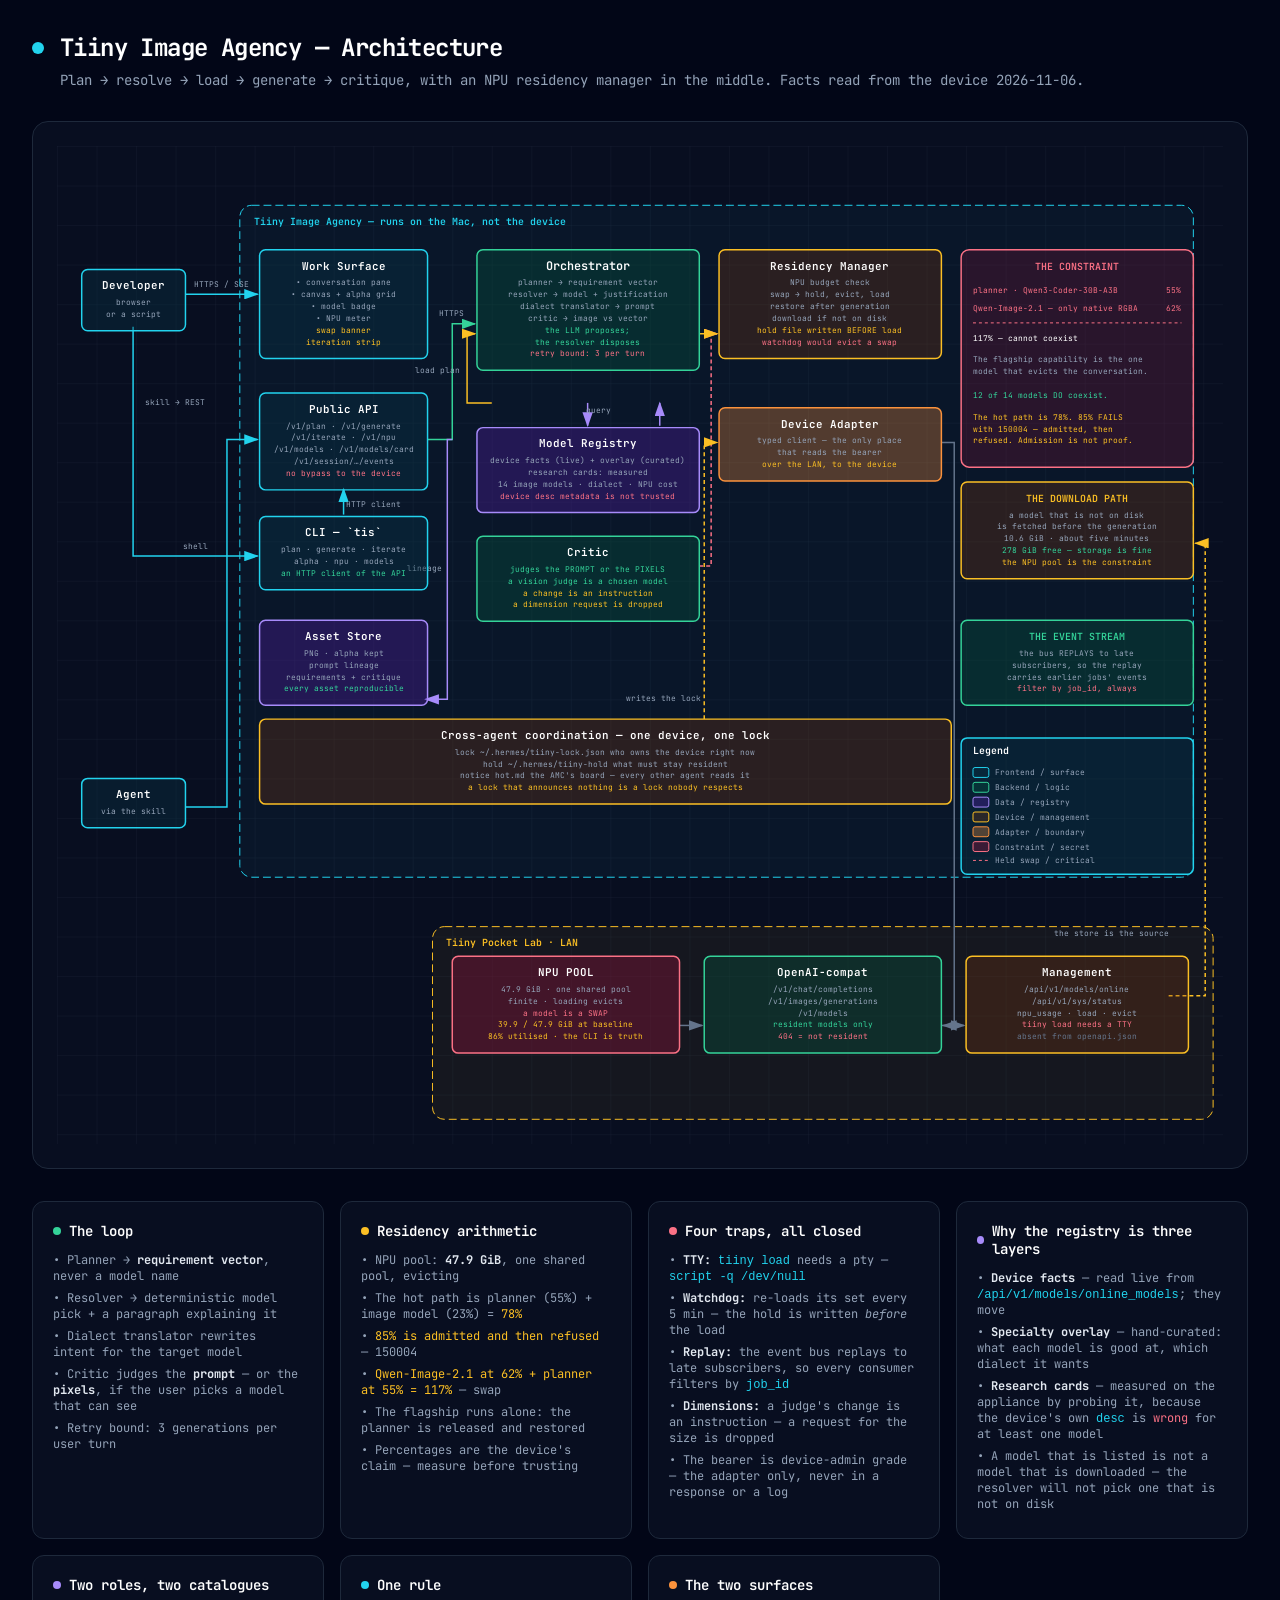
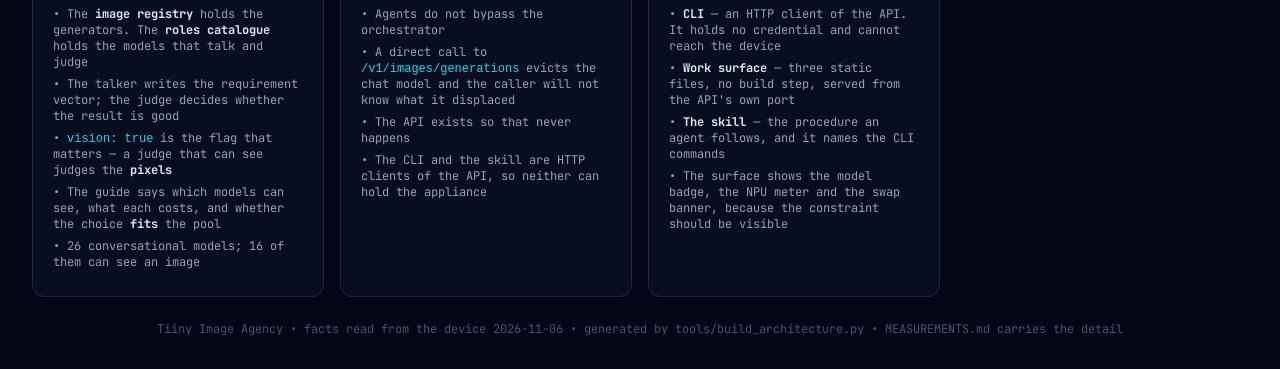
<file: tiiny-image-agency/architecture.html>
<!DOCTYPE html>
<html lang="en">
<head>
  <meta charset="UTF-8">
  <meta name="viewport" content="width=device-width, initial-scale=1.0">
  <title>Tiiny Image Agency Architecture</title>
  <link href="https://fonts.googleapis.com/css2?family=JetBrains+Mono:wght@400;500;600;700&display=swap" rel="stylesheet">
  <style>
    * { margin: 0; padding: 0; box-sizing: border-box; }
    body {
      font-family: 'JetBrains Mono', monospace;
      background: #020617;
      min-height: 100vh;
      padding: 2rem;
      color: white;
    }
    .container { max-width: 1240px; margin: 0 auto; }
    .header { margin-bottom: 2rem; }
    .header-row { display: flex; align-items: center; gap: 1rem; margin-bottom: 0.5rem; }
    .pulse-dot {
      width: 12px; height: 12px; background: #22d3ee; border-radius: 50%;
      animation: pulse 2s infinite;
    }
    @keyframes pulse { 0%,100% { opacity: 1; } 50% { opacity: 0.5; } }
    h1 { font-size: 1.5rem; font-weight: 700; letter-spacing: -0.025em; }
    .subtitle { color: #94a3b8; font-size: 0.875rem; margin-left: 1.75rem; }
    .diagram-container {
      background: rgba(15, 23, 42, 0.5);
      border-radius: 1rem; border: 1px solid #1e293b; padding: 1.5rem; overflow-x: auto;
    }
    svg { width: 100%; min-width: 1000px; display: block; }
    .cards {
      display: grid; grid-template-columns: repeat(auto-fit, minmax(280px, 1fr));
      gap: 1rem; margin-top: 2rem;
    }
    .card {
      background: rgba(15, 23, 42, 0.5); border-radius: 0.75rem;
      border: 1px solid #1e293b; padding: 1.25rem;
    }
    .card-header { display: flex; align-items: center; gap: 0.5rem; margin-bottom: 0.75rem; }
    .card-dot { width: 8px; height: 8px; border-radius: 50%; }
    .card-dot.cyan { background: #22d3ee; }
    .card-dot.emerald { background: #34d399; }
    .card-dot.violet { background: #a78bfa; }
    .card-dot.amber { background: #fbbf24; }
    .card-dot.rose { background: #fb7185; }
    .card-dot.orange { background: #fb923c; }
    .card h3 { font-size: 0.875rem; font-weight: 600; }
    .card ul { list-style: none; color: #94a3b8; font-size: 0.75rem; }
    .card li { margin-bottom: 0.375rem; }
    .card strong { color: #e2e8f0; }
    .card code { color: #22d3ee; }
    .footer { text-align: center; margin-top: 1.5rem; color: #475569; font-size: 0.75rem; }
    .warn { color: #fbbf24; }
    .crit { color: #fb7185; }
    .ok { color: #34d399; }
  </style>
</head>
<body>
  <div class="container">
    <div class="header">
      <div class="header-row">
        <div class="pulse-dot"></div>
        <h1>Tiiny Image Agency — Architecture</h1>
      </div>
      <p class="subtitle">Plan → resolve → load → generate → critique, with an NPU residency manager in the middle. Facts read from the device 2026-11-06.</p>
    </div>

    <div class="diagram-container">
  <svg viewBox="0 0 1180 1010" role="img" aria-label="Tiiny Image Agency architecture">
    <defs>
      <marker id="ah" markerWidth="10" markerHeight="7" refX="9" refY="3.5" orient="auto">
        <polygon points="0 0, 10 3.5, 0 7" fill="#64748b" />
      </marker>
      <marker id="ah-cyan" markerWidth="10" markerHeight="7" refX="9" refY="3.5" orient="auto">
        <polygon points="0 0, 10 3.5, 0 7" fill="#22d3ee" />
      </marker>
      <marker id="ah-emerald" markerWidth="10" markerHeight="7" refX="9" refY="3.5" orient="auto">
        <polygon points="0 0, 10 3.5, 0 7" fill="#34d399" />
      </marker>
      <marker id="ah-violet" markerWidth="10" markerHeight="7" refX="9" refY="3.5" orient="auto">
        <polygon points="0 0, 10 3.5, 0 7" fill="#a78bfa" />
      </marker>
      <marker id="ah-amber" markerWidth="10" markerHeight="7" refX="9" refY="3.5" orient="auto">
        <polygon points="0 0, 10 3.5, 0 7" fill="#fbbf24" />
      </marker>
      <marker id="ah-orange" markerWidth="10" markerHeight="7" refX="9" refY="3.5" orient="auto">
        <polygon points="0 0, 10 3.5, 0 7" fill="#fb923c" />
      </marker>
      <marker id="ah-rose" markerWidth="10" markerHeight="7" refX="9" refY="3.5" orient="auto">
        <polygon points="0 0, 10 3.5, 0 7" fill="#fb7185" />
      </marker>
      <pattern id="grid" width="40" height="40" patternUnits="userSpaceOnUse">
        <path d="M 40 0 L 0 0 0 40" fill="none" stroke="#1e293b" stroke-width="0.5"/>
      </pattern>
    </defs>

    <rect width="100%" height="100%" fill="url(#grid)" />
    <rect x="185" y="60" width="965" height="680" rx="12" fill="rgba(34,211,238,0.04)" stroke="#22d3ee" stroke-width="1" stroke-dasharray="8,4"/>
    <text x="199" y="80" fill="#22d3ee" font-size="10" font-weight="600">Tiiny Image Agency — runs on the Mac, not the device</text>
    <rect x="380" y="790" width="790" height="195" rx="12" fill="rgba(251,191,36,0.05)" stroke="#fbbf24" stroke-width="1" stroke-dasharray="8,4"/>
    <text x="394" y="810" fill="#fbbf24" font-size="10" font-weight="600">Tiiny Pocket Lab · LAN</text>
  <line x1="130" y1="150" x2="203" y2="150" stroke="#22d3ee" stroke-width="1.5" marker-end="url(#ah-cyan)"/>
  <text x="166" y="143" fill="#94a3b8" font-size="8" text-anchor="middle">HTTPS / SSE</text>
  <path d="M 77 183 L 77 415 L 203 415" fill="none" stroke="#22d3ee" stroke-width="1.5" marker-end="url(#ah-cyan)"/>
  <text x="140" y="408" fill="#94a3b8" font-size="8" text-anchor="middle">shell</text>
  <path d="M 130 669 L 172 669 L 172 297 L 203 297" fill="none" stroke="#22d3ee" stroke-width="1.5" marker-end="url(#ah-cyan)"/>
  <text x="150" y="262" fill="#94a3b8" font-size="8" text-anchor="end">skill → REST</text>
  <line x1="290" y1="373" x2="290" y2="347" stroke="#22d3ee" stroke-width="1.5" marker-end="url(#ah-cyan)"/>
  <text x="320" y="365" fill="#94a3b8" font-size="8" text-anchor="middle">HTTP client</text>
  <path d="M 375 297 L 400 297 L 400 180 L 423 180" fill="none" stroke="#34d399" stroke-width="1.5" marker-end="url(#ah-emerald)"/>
  <text x="399" y="172" fill="#94a3b8" font-size="8" text-anchor="middle">HTTPS</text>
  <line x1="537" y1="260" x2="537" y2="283" stroke="#a78bfa" stroke-width="1.5" marker-end="url(#ah-violet)"/>
  <text x="548" y="270" fill="#94a3b8" font-size="8" text-anchor="middle">query</text>
  <line x1="610" y1="283" x2="610" y2="260" stroke="#a78bfa" stroke-width="1.5" marker-end="url(#ah-violet)"/>
  <path d="M 440 260 L 415 260 L 415 190 L 423 190" fill="none" stroke="#fbbf24" stroke-width="1.5" marker-end="url(#ah-amber)"/>
  <text x="408" y="230" fill="#94a3b8" font-size="8" text-anchor="end">load plan</text>
  <path d="M 650 425 L 662 425 L 662 190 L 668 190" fill="none" stroke="#fb7185" stroke-width="1.5" stroke-dasharray="4,3" marker-end="url(#ah-rose)"/>
  <line x1="650" y1="190" x2="668" y2="190" stroke="#fbbf24" stroke-width="1.5" marker-end="url(#ah-amber)"/>
  <path d="M 400 297 L 395 297 L 395 560 L 373 560" fill="none" stroke="#a78bfa" stroke-width="1.5" marker-end="url(#ah-violet)"/>
  <text x="390" y="430" fill="#94a3b8" font-size="8" text-anchor="end">lineage</text>
  <path d="M 895 300 L 908 300 L 908 890 L 897 890" fill="none" stroke="#64748b" stroke-width="1.5" marker-end="url(#ah)"/>
  <line x1="630" y1="890" x2="653" y2="890" stroke="#64748b" stroke-width="1.5" marker-end="url(#ah)"/>
  <line x1="895" y1="890" x2="918" y2="890" stroke="#64748b" stroke-width="1.5" marker-end="url(#ah)"/>
  <path d="M 655 580 L 655 300 L 668 300" fill="none" stroke="#fbbf24" stroke-width="1.5" stroke-dasharray="4,3" marker-end="url(#ah-amber)"/>
  <text x="652" y="562" fill="#94a3b8" font-size="8" text-anchor="end">writes the lock</text>
  <path d="M 1125 860 L 1162 860 L 1162 402 L 1152 402" fill="none" stroke="#fbbf24" stroke-width="1.5" stroke-dasharray="4,3" marker-end="url(#ah-amber)"/>
  <text x="1125" y="800" fill="#94a3b8" font-size="8" text-anchor="end">the store is the source</text>
  <rect x="25" y="125" width="105" height="62" rx="6" fill="rgba(8,51,68,0.4)" stroke="#22d3ee" stroke-width="1.5"/>
  <text x="77" y="145" fill="white" font-size="11" font-weight="600" text-anchor="middle">Developer</text>
  <text x="77" y="161" fill="#94a3b8" font-size="8" text-anchor="middle">browser</text>
  <text x="77" y="173" fill="#94a3b8" font-size="8" text-anchor="middle">or a script</text>
  <rect x="25" y="640" width="105" height="50" rx="6" fill="rgba(8,51,68,0.4)" stroke="#22d3ee" stroke-width="1.5"/>
  <text x="77" y="660" fill="white" font-size="11" font-weight="600" text-anchor="middle">Agent</text>
  <text x="77" y="676" fill="#94a3b8" font-size="8" text-anchor="middle">via the skill</text>
  <rect x="205" y="105" width="170" height="110" rx="6" fill="rgba(8,51,68,0.4)" stroke="#22d3ee" stroke-width="1.5"/>
  <text x="290" y="125" fill="white" font-size="11" font-weight="600" text-anchor="middle">Work Surface</text>
  <text x="290" y="141" fill="#94a3b8" font-size="8" text-anchor="middle">• conversation pane</text>
  <text x="290" y="153" fill="#94a3b8" font-size="8" text-anchor="middle">• canvas + alpha grid</text>
  <text x="290" y="165" fill="#94a3b8" font-size="8" text-anchor="middle">• model badge</text>
  <text x="290" y="177" fill="#94a3b8" font-size="8" text-anchor="middle">• NPU meter</text>
  <text x="290" y="189" fill="#fbbf24" font-size="8" text-anchor="middle">swap banner</text>
  <text x="290" y="201" fill="#fbbf24" font-size="8" text-anchor="middle">iteration strip</text>
  <rect x="205" y="250" width="170" height="98" rx="6" fill="rgba(8,51,68,0.4)" stroke="#22d3ee" stroke-width="1.5"/>
  <text x="290" y="270" fill="white" font-size="11" font-weight="600" text-anchor="middle">Public API</text>
  <text x="290" y="286" fill="#94a3b8" font-size="8" text-anchor="middle">/v1/plan · /v1/generate</text>
  <text x="290" y="298" fill="#94a3b8" font-size="8" text-anchor="middle">/v1/iterate · /v1/npu</text>
  <text x="290" y="310" fill="#94a3b8" font-size="8" text-anchor="middle">/v1/models · /v1/models/card</text>
  <text x="290" y="322" fill="#94a3b8" font-size="8" text-anchor="middle">/v1/session/…/events</text>
  <text x="290" y="334" fill="#fb7185" font-size="8" text-anchor="middle">no bypass to the device</text>
  <rect x="205" y="375" width="170" height="74" rx="6" fill="rgba(8,51,68,0.4)" stroke="#22d3ee" stroke-width="1.5"/>
  <text x="290" y="395" fill="white" font-size="11" font-weight="600" text-anchor="middle">CLI — `tis`</text>
  <text x="290" y="411" fill="#94a3b8" font-size="8" text-anchor="middle">plan · generate · iterate</text>
  <text x="290" y="423" fill="#94a3b8" font-size="8" text-anchor="middle">alpha · npu · models</text>
  <text x="290" y="435" fill="#34d399" font-size="8" text-anchor="middle">an HTTP client of the API</text>
  <rect x="205" y="480" width="170" height="86" rx="6" fill="rgba(76,29,149,0.4)" stroke="#a78bfa" stroke-width="1.5"/>
  <text x="290" y="500" fill="white" font-size="11" font-weight="600" text-anchor="middle">Asset Store</text>
  <text x="290" y="516" fill="#94a3b8" font-size="8" text-anchor="middle">PNG · alpha kept</text>
  <text x="290" y="528" fill="#94a3b8" font-size="8" text-anchor="middle">prompt lineage</text>
  <text x="290" y="540" fill="#94a3b8" font-size="8" text-anchor="middle">requirements + critique</text>
  <text x="290" y="552" fill="#34d399" font-size="8" text-anchor="middle">every asset reproducible</text>
  <rect x="425" y="105" width="225" height="122" rx="6" fill="rgba(6,78,59,0.4)" stroke="#34d399" stroke-width="1.5"/>
  <text x="537" y="125" fill="white" font-size="12" font-weight="600" text-anchor="middle">Orchestrator</text>
  <text x="537" y="141" fill="#94a3b8" font-size="8" text-anchor="middle">planner → requirement vector</text>
  <text x="537" y="153" fill="#94a3b8" font-size="8" text-anchor="middle">resolver → model + justification</text>
  <text x="537" y="165" fill="#94a3b8" font-size="8" text-anchor="middle">dialect translator → prompt</text>
  <text x="537" y="177" fill="#94a3b8" font-size="8" text-anchor="middle">critic → image vs vector</text>
  <text x="537" y="189" fill="#34d399" font-size="8" text-anchor="middle">the LLM proposes;</text>
  <text x="537" y="201" fill="#34d399" font-size="8" text-anchor="middle">the resolver disposes</text>
  <text x="537" y="213" fill="#fb7185" font-size="8" text-anchor="middle">retry bound: 3 per turn</text>
  <rect x="425" y="285" width="225" height="86" rx="6" fill="rgba(76,29,149,0.4)" stroke="#a78bfa" stroke-width="1.5"/>
  <text x="537" y="305" fill="white" font-size="11" font-weight="600" text-anchor="middle">Model Registry</text>
  <text x="537" y="321" fill="#94a3b8" font-size="8" text-anchor="middle">device facts (live) + overlay (curated)</text>
  <text x="537" y="333" fill="#94a3b8" font-size="8" text-anchor="middle">research cards: measured</text>
  <text x="537" y="345" fill="#94a3b8" font-size="8" text-anchor="middle">14 image models · dialect · NPU cost</text>
  <text x="537" y="357" fill="#fb7185" font-size="8" text-anchor="middle">device desc metadata is not trusted</text>
  <rect x="425" y="395" width="225" height="86" rx="6" fill="rgba(6,78,59,0.4)" stroke="#34d399" stroke-width="1.5"/>
  <text x="537" y="415" fill="white" font-size="11" font-weight="600" text-anchor="middle">Critic</text>
  <text x="537" y="431" fill="#34d399" font-size="8" text-anchor="middle">judges the PROMPT or the PIXELS</text>
  <text x="537" y="443" fill="#34d399" font-size="8" text-anchor="middle">a vision judge is a chosen model</text>
  <text x="537" y="455" fill="#fbbf24" font-size="8" text-anchor="middle">a change is an instruction</text>
  <text x="537" y="467" fill="#fbbf24" font-size="8" text-anchor="middle">a dimension request is dropped</text>
  <rect x="670" y="105" width="225" height="110" rx="6" fill="rgba(120,53,15,0.3)" stroke="#fbbf24" stroke-width="1.5"/>
  <text x="782" y="125" fill="white" font-size="11" font-weight="600" text-anchor="middle">Residency Manager</text>
  <text x="782" y="141" fill="#94a3b8" font-size="8" text-anchor="middle">NPU budget check</text>
  <text x="782" y="153" fill="#94a3b8" font-size="8" text-anchor="middle">swap → hold, evict, load</text>
  <text x="782" y="165" fill="#94a3b8" font-size="8" text-anchor="middle">restore after generation</text>
  <text x="782" y="177" fill="#94a3b8" font-size="8" text-anchor="middle">download if not on disk</text>
  <text x="782" y="189" fill="#fbbf24" font-size="8" text-anchor="middle">hold file written BEFORE load</text>
  <text x="782" y="201" fill="#fb7185" font-size="8" text-anchor="middle">watchdog would evict a swap</text>
  <rect x="670" y="265" width="225" height="74" rx="6" fill="rgba(251,146,60,0.3)" stroke="#fb923c" stroke-width="1.5"/>
  <text x="782" y="285" fill="white" font-size="11" font-weight="600" text-anchor="middle">Device Adapter</text>
  <text x="782" y="301" fill="#94a3b8" font-size="8" text-anchor="middle">typed client — the only place</text>
  <text x="782" y="313" fill="#94a3b8" font-size="8" text-anchor="middle">that reads the bearer</text>
  <text x="782" y="325" fill="#fbbf24" font-size="8" text-anchor="middle">over the LAN, to the device</text>
  <rect x="915" y="340" width="235" height="98" rx="6" fill="rgba(120,53,15,0.3)" stroke="#fbbf24" stroke-width="1.5"/>
  <text x="1032" y="360" fill="#fbbf24" font-size="10" font-weight="600" text-anchor="middle">THE DOWNLOAD PATH</text>
  <text x="1032" y="376" fill="#94a3b8" font-size="8" text-anchor="middle">a model that is not on disk</text>
  <text x="1032" y="388" fill="#94a3b8" font-size="8" text-anchor="middle">is fetched before the generation</text>
  <text x="1032" y="400" fill="#94a3b8" font-size="8" text-anchor="middle">10.6 GiB · about five minutes</text>
  <text x="1032" y="412" fill="#34d399" font-size="8" text-anchor="middle">278 GiB free — storage is fine</text>
  <text x="1032" y="424" fill="#fbbf24" font-size="8" text-anchor="middle">the NPU pool is the constraint</text>
  <rect x="915" y="480" width="235" height="86" rx="6" fill="rgba(6,78,59,0.4)" stroke="#34d399" stroke-width="1.5"/>
  <text x="1032" y="500" fill="#34d399" font-size="10" font-weight="600" text-anchor="middle">THE EVENT STREAM</text>
  <text x="1032" y="516" fill="#94a3b8" font-size="8" text-anchor="middle">the bus REPLAYS to late</text>
  <text x="1032" y="528" fill="#94a3b8" font-size="8" text-anchor="middle">subscribers, so the replay</text>
  <text x="1032" y="540" fill="#94a3b8" font-size="8" text-anchor="middle">carries earlier jobs' events</text>
  <text x="1032" y="552" fill="#fb7185" font-size="8" text-anchor="middle">filter by job_id, always</text>
  <rect x="205" y="580" width="700" height="86" rx="6" fill="rgba(120,53,15,0.3)" stroke="#fbbf24" stroke-width="1.5"/>
  <text x="555" y="600" fill="white" font-size="11" font-weight="600" text-anchor="middle">Cross-agent coordination — one device, one lock</text>
  <text x="555" y="616" fill="#94a3b8" font-size="8" text-anchor="middle">lock  ~/.hermes/tiiny-lock.json   who owns the device right now</text>
  <text x="555" y="628" fill="#94a3b8" font-size="8" text-anchor="middle">hold  ~/.hermes/tiiny-hold   what must stay resident</text>
  <text x="555" y="640" fill="#94a3b8" font-size="8" text-anchor="middle">notice  hot.md   the AMC's board — every other agent reads it</text>
  <text x="555" y="652" fill="#fbbf24" font-size="8" text-anchor="middle">a lock that announces nothing is a lock nobody respects</text>
  <rect x="400" y="820" width="230" height="98" rx="6" fill="rgba(136,19,55,0.4)" stroke="#fb7185" stroke-width="1.5"/>
  <text x="515" y="840" fill="white" font-size="11" font-weight="600" text-anchor="middle">NPU POOL</text>
  <text x="515" y="856" fill="#94a3b8" font-size="8" text-anchor="middle">47.9 GiB · one shared pool</text>
  <text x="515" y="868" fill="#94a3b8" font-size="8" text-anchor="middle">finite · loading evicts</text>
  <text x="515" y="880" fill="#fb7185" font-size="8" text-anchor="middle">a model is a SWAP</text>
  <text x="515" y="892" fill="#fbbf24" font-size="8" text-anchor="middle">39.9 / 47.9 GiB at baseline</text>
  <text x="515" y="904" fill="#fbbf24" font-size="8" text-anchor="middle">86% utilised · the CLI is truth</text>
  <rect x="655" y="820" width="240" height="98" rx="6" fill="rgba(6,78,59,0.4)" stroke="#34d399" stroke-width="1.5"/>
  <text x="775" y="840" fill="white" font-size="11" font-weight="600" text-anchor="middle">OpenAI-compat</text>
  <text x="775" y="856" fill="#94a3b8" font-size="8" text-anchor="middle">/v1/chat/completions</text>
  <text x="775" y="868" fill="#94a3b8" font-size="8" text-anchor="middle">/v1/images/generations</text>
  <text x="775" y="880" fill="#94a3b8" font-size="8" text-anchor="middle">/v1/models</text>
  <text x="775" y="892" fill="#34d399" font-size="8" text-anchor="middle">resident models only</text>
  <text x="775" y="904" fill="#fb7185" font-size="8" text-anchor="middle">404 = not resident</text>
  <rect x="920" y="820" width="225" height="98" rx="6" fill="rgba(120,53,15,0.3)" stroke="#fbbf24" stroke-width="1.5"/>
  <text x="1032" y="840" fill="white" font-size="11" font-weight="600" text-anchor="middle">Management</text>
  <text x="1032" y="856" fill="#94a3b8" font-size="8" text-anchor="middle">/api/v1/models/online</text>
  <text x="1032" y="868" fill="#94a3b8" font-size="8" text-anchor="middle">/api/v1/sys/status</text>
  <text x="1032" y="880" fill="#94a3b8" font-size="8" text-anchor="middle">npu_usage · load · evict</text>
  <text x="1032" y="892" fill="#fb7185" font-size="8" text-anchor="middle">tiiny load needs a TTY</text>
  <text x="1032" y="904" fill="#64748b" font-size="8" text-anchor="middle">absent from openapi.json</text>
  <rect x="915" y="105" width="235" height="220" rx="8" fill="rgba(136,19,55,0.25)" stroke="#fb7185" stroke-width="1.5"/>
  <text x="1032" y="125" fill="#fb7185" font-size="10" font-weight="600" text-anchor="middle">THE CONSTRAINT</text>
  <text x="927" y="149" fill="#fb7185" font-size="8" text-anchor="start">planner · Qwen3-Coder-30B-A3B</text>
  <text x="1138" y="149" fill="#fb7185" font-size="8" text-anchor="end">55%</text>
  <text x="927" y="167" fill="#fb7185" font-size="8" text-anchor="start">Qwen-Image-2.1 — only native RGBA</text>
  <text x="1138" y="167" fill="#fb7185" font-size="8" text-anchor="end">62%</text>
  <line x1="927" y1="179" x2="1138" y2="179" stroke="#fb7185" stroke-width="1" stroke-dasharray="3,3"/>
  <text x="927" y="197" fill="white" font-size="8" text-anchor="start">117% — cannot coexist</text>
  <text x="927" y="219" fill="#94a3b8" font-size="8" text-anchor="start">The flagship capability is the one</text>
  <text x="927" y="231" fill="#94a3b8" font-size="8" text-anchor="start">model that evicts the conversation.</text>
  <text x="927" y="255" fill="#34d399" font-size="8" text-anchor="start">12 of 14 models DO coexist.</text>
  <text x="927" y="277" fill="#fbbf24" font-size="8" text-anchor="start">The hot path is 78%. 85% FAILS</text>
  <text x="927" y="289" fill="#fbbf24" font-size="8" text-anchor="start">with 150004 — admitted, then</text>
  <text x="927" y="301" fill="#fbbf24" font-size="8" text-anchor="start">refused. Admission is not proof.</text>
  <rect x="915" y="599" width="235" height="138" rx="6" fill="rgba(8,51,68,0.4)" stroke="#22d3ee" stroke-width="1.5"/>
  <text x="927" y="615" fill="white" font-size="10" font-weight="600">Legend</text>
  <rect x="927" y="629" width="16" height="10" rx="2" fill="rgba(8,51,68,0.4)" stroke="#22d3ee" stroke-width="1"/>
  <text x="949" y="637" fill="#94a3b8" font-size="8">Frontend / surface</text>
  <rect x="927" y="644" width="16" height="10" rx="2" fill="rgba(6,78,59,0.4)" stroke="#34d399" stroke-width="1"/>
  <text x="949" y="652" fill="#94a3b8" font-size="8">Backend / logic</text>
  <rect x="927" y="659" width="16" height="10" rx="2" fill="rgba(76,29,149,0.4)" stroke="#a78bfa" stroke-width="1"/>
  <text x="949" y="667" fill="#94a3b8" font-size="8">Data / registry</text>
  <rect x="927" y="674" width="16" height="10" rx="2" fill="rgba(120,53,15,0.3)" stroke="#fbbf24" stroke-width="1"/>
  <text x="949" y="682" fill="#94a3b8" font-size="8">Device / management</text>
  <rect x="927" y="689" width="16" height="10" rx="2" fill="rgba(251,146,60,0.3)" stroke="#fb923c" stroke-width="1"/>
  <text x="949" y="697" fill="#94a3b8" font-size="8">Adapter / boundary</text>
  <rect x="927" y="704" width="16" height="10" rx="2" fill="rgba(136,19,55,0.4)" stroke="#fb7185" stroke-width="1"/>
  <text x="949" y="712" fill="#94a3b8" font-size="8">Constraint / secret</text>
  <line x1="927" y1="723" x2="943" y2="723" stroke="#fb7185" stroke-width="1" stroke-dasharray="3,3"/>
  <text x="949" y="726" fill="#94a3b8" font-size="8">Held swap / critical</text>
  </svg>
    </div>

    <div class="cards">
      <div class="card">
        <div class="card-header">
          <div class="card-dot emerald"></div>
          <h3>The loop</h3>
        </div>
        <ul>
          <li>• Planner → <strong>requirement vector</strong>, never a model name</li>
          <li>• Resolver → deterministic model pick + a paragraph explaining it</li>
          <li>• Dialect translator rewrites intent for the target model</li>
          <li>• Critic judges the <strong>prompt</strong> — or the <strong>pixels</strong>, if the user picks a model that can see</li>
          <li>• Retry bound: 3 generations per user turn</li>
        </ul>
      </div>
      <div class="card">
        <div class="card-header">
          <div class="card-dot amber"></div>
          <h3>Residency arithmetic</h3>
        </div>
        <ul>
          <li>• NPU pool: <strong>47.9 GiB</strong>, one shared pool, evicting</li>
          <li>• The hot path is planner (55%) + image model (23%) = <span class="warn">78%</span></li>
          <li>• <span class="warn">85% is admitted and then refused</span> — 150004</li>
          <li>• <span class="warn">Qwen-Image-2.1 at 62% + planner at 55% = 117%</span> — swap</li>
          <li>• The flagship runs alone: the planner is released and restored</li>
          <li>• Percentages are the device's claim — measure before trusting</li>
        </ul>
      </div>
      <div class="card">
        <div class="card-header">
          <div class="card-dot rose"></div>
          <h3>Four traps, all closed</h3>
        </div>
        <ul>
          <li>• <strong>TTY:</strong> <code>tiiny load</code> needs a pty — <code>script -q /dev/null</code></li>
          <li>• <strong>Watchdog:</strong> re-loads its set every 5 min — the hold is written <em>before</em> the load</li>
          <li>• <strong>Replay:</strong> the event bus replays to late subscribers, so every consumer filters by <code>job_id</code></li>
          <li>• <strong>Dimensions:</strong> a judge's change is an instruction — a request for the size is dropped</li>
          <li>• The bearer is device-admin grade — the adapter only, never in a response or a log</li>
        </ul>
      </div>
      <div class="card">
        <div class="card-header">
          <div class="card-dot violet"></div>
          <h3>Why the registry is three layers</h3>
        </div>
        <ul>
          <li>• <strong>Device facts</strong> — read live from <code>/api/v1/models/online_models</code>; they move</li>
          <li>• <strong>Specialty overlay</strong> — hand-curated: what each model is good at, which dialect it wants</li>
          <li>• <strong>Research cards</strong> — measured on the appliance by probing it, because the device's own <code>desc</code> is <span class="crit">wrong</span> for at least one model</li>
          <li>• A model that is listed is not a model that is downloaded — the resolver will not pick one that is not on disk</li>
        </ul>
      </div>
      <div class="card">
        <div class="card-header">
          <div class="card-dot violet"></div>
          <h3>Two roles, two catalogues</h3>
        </div>
        <ul>
          <li>• The <strong>image registry</strong> holds the generators. The <strong>roles catalogue</strong> holds the models that talk and judge</li>
          <li>• The talker writes the requirement vector; the judge decides whether the result is good</li>
          <li>• <code>vision: true</code> is the flag that matters — a judge that can see judges the <strong>pixels</strong></li>
          <li>• The guide says which models can see, what each costs, and whether the choice <strong>fits</strong> the pool</li>
          <li>• 26 conversational models; 16 of them can see an image</li>
        </ul>
      </div>
      <div class="card">
        <div class="card-header">
          <div class="card-dot cyan"></div>
          <h3>One rule</h3>
        </div>
        <ul>
          <li>• Agents do not bypass the orchestrator</li>
          <li>• A direct call to <code>/v1/images/generations</code> evicts the chat model and the caller will not know what it displaced</li>
          <li>• The API exists so that never happens</li>
          <li>• The CLI and the skill are HTTP clients of the API, so neither can hold the appliance</li>
        </ul>
      </div>
      <div class="card">
        <div class="card-header">
          <div class="card-dot orange"></div>
          <h3>The two surfaces</h3>
        </div>
        <ul>
          <li>• <strong>CLI</strong> — an HTTP client of the API. It holds no credential and cannot reach the device</li>
          <li>• <strong>Work surface</strong> — three static files, no build step, served from the API's own port</li>
          <li>• <strong>The skill</strong> — the procedure an agent follows, and it names the CLI commands</li>
          <li>• The surface shows the model badge, the NPU meter and the swap banner, because the constraint should be visible</li>
        </ul>
      </div>
    </div>

    <p class="footer">
      Tiiny Image Agency • facts read from the device 2026-11-06 • generated by tools/build_architecture.py • MEASUREMENTS.md carries the detail
    </p>
  </div>
</body>
</html>
</file>
